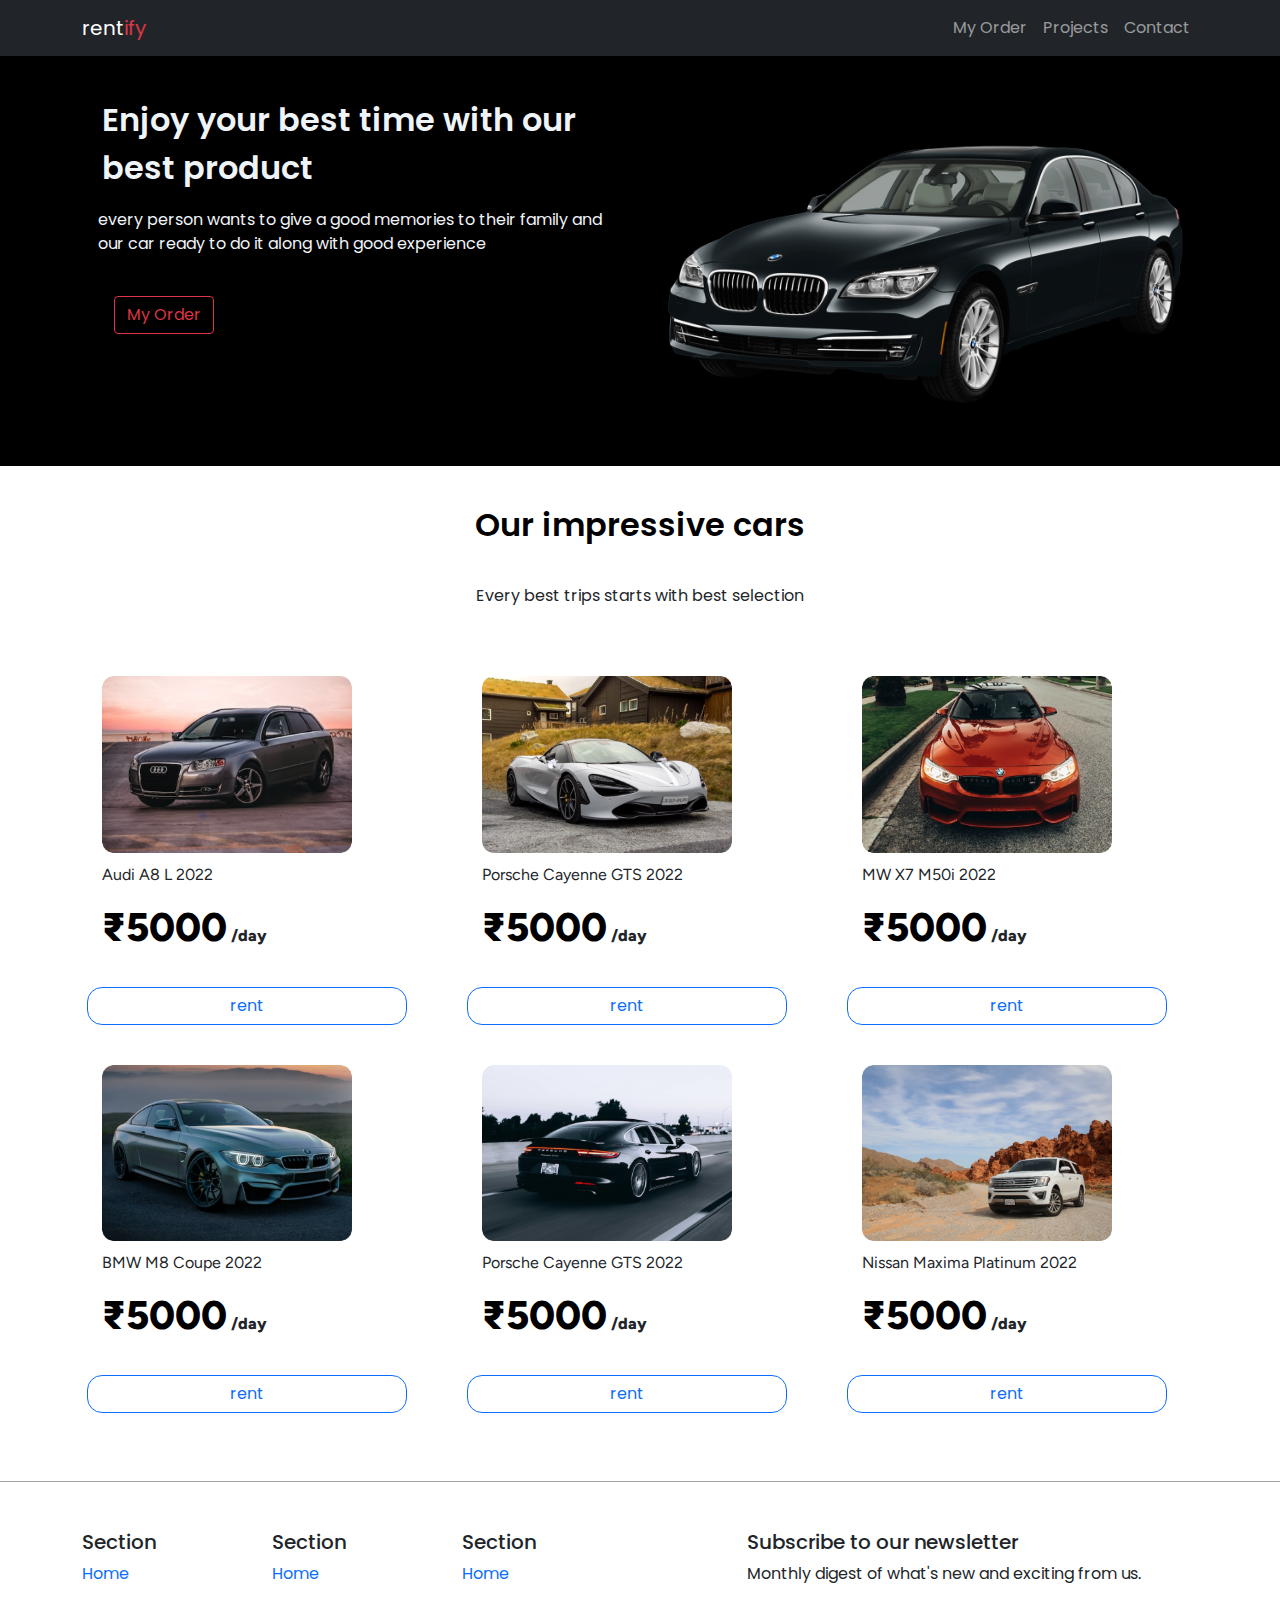
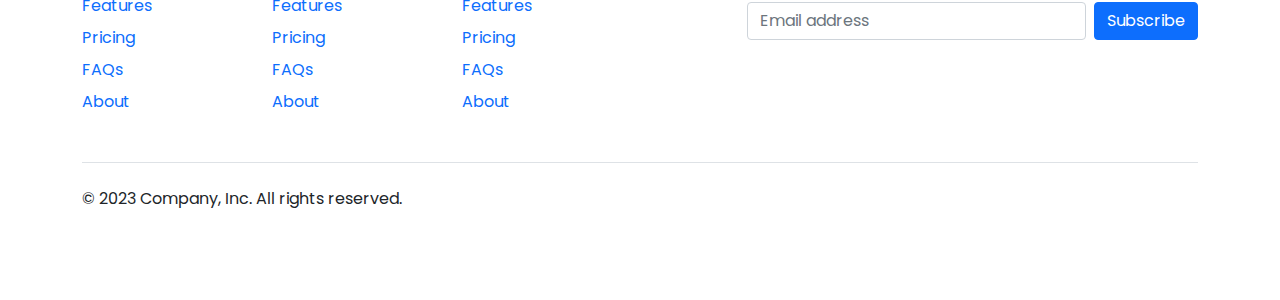
<file: index.html>
<!doctype html>
<html lang="en">

<head>
  <!-- Required meta tags -->
  <meta charset="utf-8">
  <meta name="viewport" content="width=device-width, initial-scale=1">

  <!-- Bootstrap CSS -->
  <link href="styles/bootstrap.min.css">

  <!-- css link -->
  <link rel="stylesheet" href="styles/index.css">
  <link rel="stylesheet" href="styles/styleguide.css">

  <title>Car rentify &middot; Your Trusted Car Rental Service </title>
  <link rel="stylesheet" href="styles/bootstrap.min.css">
  <link rel="stylesheet" href="styles/home.css">
  <link rel="stylesheet" href="styles/product.css">
</head>

<body>


  <!-- start custom navbar -->
  <nav class="navbar navbar-expand-md  navbar-dark bg-dark">
    <div class="container">
      <a href="" class="navbar-brand  "> rent<span class="text-danger">ify</span></a>
      <button class="navbar-toggler  " data-bs-toggle="collapse" data-bs-target="#nav" aria-controls="#nav"
        aria-label="Expand Navigation">
        <div class="navbar-toggler-icon">
        </div>
      </button>
      <div class="collapse navbar-collapse" id="nav">
        <ul class="nav navbar-nav ms-auto">
          <li class="nav-item">
            <a href="order.html" class="nav-link">My Order</a>
          </li>
          <li class="nav-item">
            <a href="" class="nav-link">Projects</a>
          </li>
          <li class="nav-item">
            <a href="" class="nav-link">Contact</a>
          </li>

        </ul>
      </div>

    </div>
  </nav>
  
  <div class="container-fluid " style="background-color: black;">
    <div class="container">
      <div class="row ">
        <div class="col-lg-6 col-md-12 ">


          <div class="text text-md-start ">
            <span style="text-transform: capitalize;">Enjoy</span> YOUR BEST TIME WITH OUR BEST PRODUCT
          </div>
          <div class="sub-text text text-md-start text-lg  m-3">
            Every person wants to give a good memories to their family and our car ready to do it along with good
            experience
          </div>
          <a href="order.html" class="nav-link"><button class="btn btn-outline-danger m-3">My Order</button></a>


        </div>
        <div class="col-lg-6 col-md-12 ">
          <img src="src/images/bmw-black-car.png" class="img-fluid ">
        </div>

      </div>
    </div>
  </div>

<div class="container-fluid">
  <div class="container">
     <h2 class="product-heading text-center " >Our impressive cars  </h2>
     <p class="products-para text-center">Every best trips starts with best selection  
    </p>
  </div>
  <div class="container ">
    <div class="row mt-5 car-row">

      </div>
    </div>
  </div>
</div>
<div class="container-fluid my-5 footbar">
  <div class="container  ">
    <footer class="pt-5">
      <div class="row">
        <div class="col-6 col-md-2 mb-3">
          <h5>Section</h5>
          <ul class="nav flex-column">
            <li class="nav-item mb-2"><a href="#" class="nav-link p-0 text-body-secondary">Home</a></li>
            <li class="nav-item mb-2"><a href="#" class="nav-link p-0 text-body-secondary">Features</a></li>
            <li class="nav-item mb-2"><a href="#" class="nav-link p-0 text-body-secondary">Pricing</a></li>
            <li class="nav-item mb-2"><a href="#" class="nav-link p-0 text-body-secondary">FAQs</a></li>
            <li class="nav-item mb-2"><a href="#" class="nav-link p-0 text-body-secondary">About</a></li>
          </ul>
        </div>

        <div class="col-6 col-md-2 mb-3">
          <h5>Section</h5>
          <ul class="nav flex-column">
            <li class="nav-item mb-2"><a href="#" class="nav-link p-0 text-body-secondary">Home</a></li>
            <li class="nav-item mb-2"><a href="#" class="nav-link p-0 text-body-secondary">Features</a></li>
            <li class="nav-item mb-2"><a href="#" class="nav-link p-0 text-body-secondary">Pricing</a></li>
            <li class="nav-item mb-2"><a href="#" class="nav-link p-0 text-body-secondary">FAQs</a></li>
            <li class="nav-item mb-2"><a href="#" class="nav-link p-0 text-body-secondary">About</a></li>
          </ul>
        </div>

        <div class="col-6 col-md-2 mb-3">
          <h5>Section</h5>
          <ul class="nav flex-column">
            <li class="nav-item mb-2"><a href="#" class="nav-link p-0 text-body-secondary">Home</a></li>
            <li class="nav-item mb-2"><a href="#" class="nav-link p-0 text-body-secondary">Features</a></li>
            <li class="nav-item mb-2"><a href="#" class="nav-link p-0 text-body-secondary">Pricing</a></li>
            <li class="nav-item mb-2"><a href="#" class="nav-link p-0 text-body-secondary">FAQs</a></li>
            <li class="nav-item mb-2"><a href="#" class="nav-link p-0 text-body-secondary">About</a></li>
          </ul>
        </div>

        <div class="col-md-5 offset-md-1 mb-3">
          <form>
            <h5>Subscribe to our newsletter</h5>
            <p>Monthly digest of what's new and exciting from us.</p>
            <div class="d-flex flex-column flex-sm-row w-100 gap-2">
              <label for="newsletter1" class="visually-hidden">Email address</label>
              <input id="newsletter1" type="text" class="form-control" placeholder="Email address">
              <button class="btn btn-primary" type="button">Subscribe</button>
            </div>
          </form>
        </div>
      </div>

      <div class="d-flex flex-column flex-sm-row justify-content-between py-4 my-4 border-top">
        <p>© 2023 Company, Inc. All rights reserved.</p>
        <ul class="list-unstyled d-flex">
          <li class="ms-3"><a class="link-body-emphasis" href="#"><svg class="bi" width="24" height="24"><use xlink:href="#twitter"></use></svg></a></li>
          <li class="ms-3"><a class="link-body-emphasis" href="#"><svg class="bi" width="24" height="24"><use xlink:href="#instagram"></use></svg></a></li>
          <li class="ms-3"><a class="link-body-emphasis" href="#"><svg class="bi" width="24" height="24"><use xlink:href="#facebook"></use></svg></a></li>
        </ul>
      </div>
    </footer>
  </div>
</div>


  <!-- end custom navbar -->

  <!-- Option 1: Bootstrap Bundle with Popper -->
  <script src="script/bootstrap.bundle.min.js"></script>
  <script type="module" src="script/home.js"></script>

  </script>


</body>

</html>
</file>
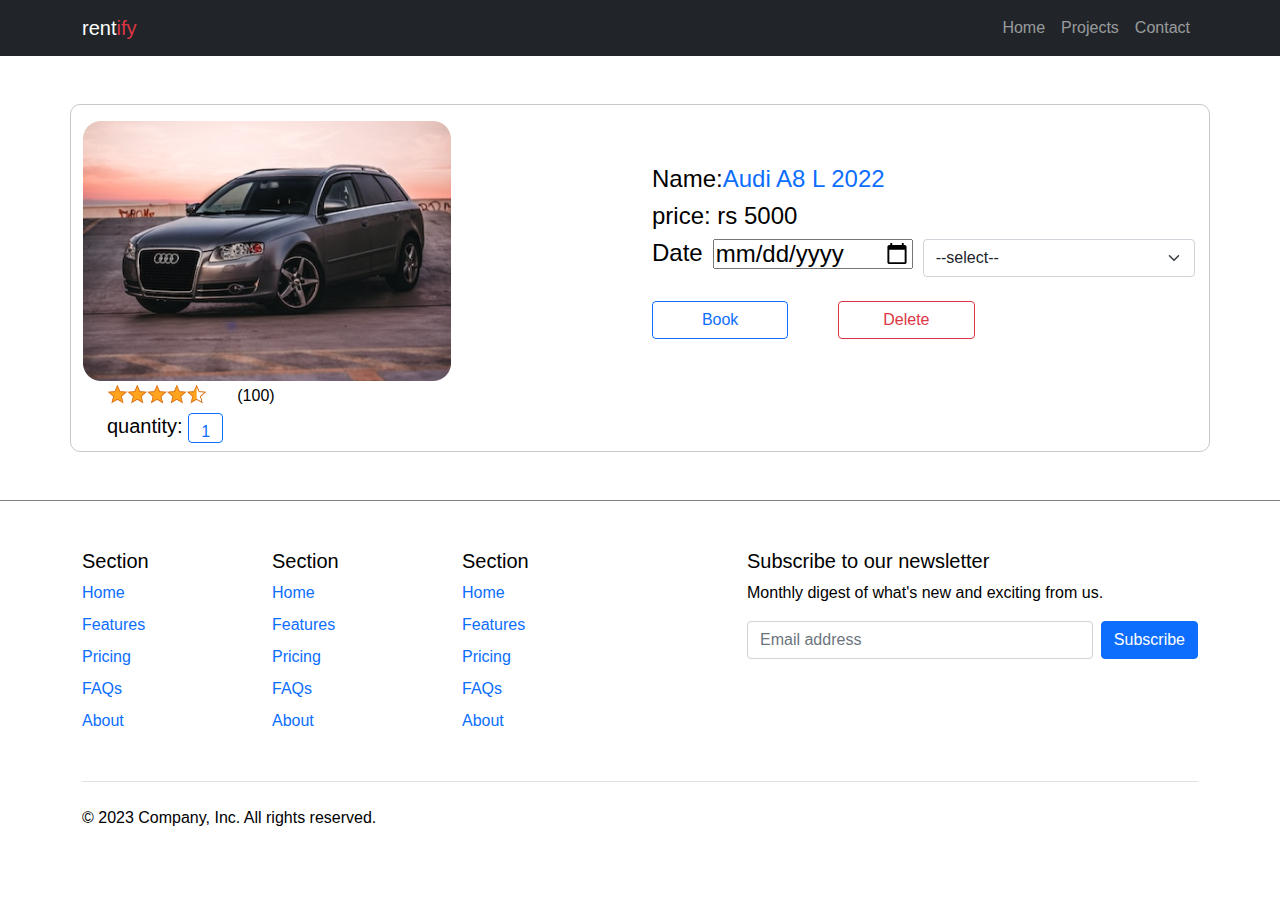
<file: order.html>
<!DOCTYPE html>
<html lang="en">
<head>
    <meta charset="UTF-8">
    <meta name="viewport" content="width=device-width, initial-scale=1.0">
    <title>Your Order</title>
    <link rel="stylesheet" href="styles/bootstrap.min.css">
    <link rel="stylesheet" href="styles/order.css">
</head>
<body>
  <nav class="mb-5 navbar navbar-expand-md  navbar-dark bg-dark">
    <div class="container">
      <a href="" class="navbar-brand  "> rent<span class="text-danger">ify</span></a>
      <button class="navbar-toggler  " data-bs-toggle="collapse" data-bs-target="#nav" aria-controls="#nav"
        aria-label="Expand Navigation">
        <div class="navbar-toggler-icon">
        </div>
      </button>
      <div class="collapse navbar-collapse" id="nav">
        <ul class="nav navbar-nav ms-auto">
          <li class="nav-item">
            <a href="index.html" class="nav-link">Home</a>
          </li>
          <li class="nav-item">
            <a href="" class="nav-link">Projects</a>
          </li>
          <li class="nav-item">
            <a href="" class="nav-link">Contact</a>
          </li>

        </ul>
      </div>

    </div>
  </nav>
  
   
    <div class="mt-5 container-fluid">
     
           
      <div class="container mt-5 product-row ">

      </div>
    
          
      </div>
      <div class="container-fluid my-5 footbar">
        <div class="container  ">
          <footer class="pt-5">
            <div class="row">
              <div class="col-6 col-md-2 mb-3">
                <h5>Section</h5>
                <ul class="nav flex-column">
                  <li class="nav-item mb-2"><a href="#" class="nav-link p-0 text-body-secondary">Home</a></li>
                  <li class="nav-item mb-2"><a href="#" class="nav-link p-0 text-body-secondary">Features</a></li>
                  <li class="nav-item mb-2"><a href="#" class="nav-link p-0 text-body-secondary">Pricing</a></li>
                  <li class="nav-item mb-2"><a href="#" class="nav-link p-0 text-body-secondary">FAQs</a></li>
                  <li class="nav-item mb-2"><a href="#" class="nav-link p-0 text-body-secondary">About</a></li>
                </ul>
              </div>
      
              <div class="col-6 col-md-2 mb-3">
                <h5>Section</h5>
                <ul class="nav flex-column">
                  <li class="nav-item mb-2"><a href="#" class="nav-link p-0 text-body-secondary">Home</a></li>
                  <li class="nav-item mb-2"><a href="#" class="nav-link p-0 text-body-secondary">Features</a></li>
                  <li class="nav-item mb-2"><a href="#" class="nav-link p-0 text-body-secondary">Pricing</a></li>
                  <li class="nav-item mb-2"><a href="#" class="nav-link p-0 text-body-secondary">FAQs</a></li>
                  <li class="nav-item mb-2"><a href="#" class="nav-link p-0 text-body-secondary">About</a></li>
                </ul>
              </div>
      
              <div class="col-6 col-md-2 mb-3">
                <h5>Section</h5>
                <ul class="nav flex-column">
                  <li class="nav-item mb-2"><a href="#" class="nav-link p-0 text-body-secondary">Home</a></li>
                  <li class="nav-item mb-2"><a href="#" class="nav-link p-0 text-body-secondary">Features</a></li>
                  <li class="nav-item mb-2"><a href="#" class="nav-link p-0 text-body-secondary">Pricing</a></li>
                  <li class="nav-item mb-2"><a href="#" class="nav-link p-0 text-body-secondary">FAQs</a></li>
                  <li class="nav-item mb-2"><a href="#" class="nav-link p-0 text-body-secondary">About</a></li>
                </ul>
              </div>
      
              <div class="col-md-5 offset-md-1 mb-3">
                <form>
                  <h5>Subscribe to our newsletter</h5>
                  <p>Monthly digest of what's new and exciting from us.</p>
                  <div class="d-flex flex-column flex-sm-row w-100 gap-2">
                    <label for="newsletter1" class="visually-hidden">Email address</label>
                    <input id="newsletter1" type="text" class="form-control" placeholder="Email address">
                    <button class="btn btn-primary" type="button">Subscribe</button>
                  </div>
                </form>
              </div>
            </div>
      
            <div class="d-flex flex-column flex-sm-row justify-content-between py-4 my-4 border-top">
              <p>© 2023 Company, Inc. All rights reserved.</p>
              <ul class="list-unstyled d-flex">
                <li class="ms-3"><a class="link-body-emphasis" href="#"><svg class="bi" width="24" height="24"><use xlink:href="#twitter"></use></svg></a></li>
                <li class="ms-3"><a class="link-body-emphasis" href="#"><svg class="bi" width="24" height="24"><use xlink:href="#instagram"></use></svg></a></li>
                <li class="ms-3"><a class="link-body-emphasis" href="#"><svg class="bi" width="24" height="24"><use xlink:href="#facebook"></use></svg></a></li>
              </ul>
            </div>
          </footer>
        </div>
      </div>

    <script type="module" src="./script/order.js"></script>
    <script src="script/bootstrap.bundle.min.js"></script>
</body>
</html>
</file>
<file: styles/index.css>
/* @import url("styleguide.css"); */
/* @import url("navbar.css"); */

@import url('https://fonts.googleapis.com/css2?family=Caveat&family=Poppins&family=Roboto:wght@400;500;700&display=swap');
@import url('https://fonts.googleapis.com/css2?family=Caveat&family=Figtree&family=Poppins&family=Roboto:wght@400;500;700&display=swap');
</file>
<file: styles/styleguide.css>
:root {
  --white: rgba(255, 255, 255, 1);
  --black: rgb(10, 10, 10);
  --black-fonts-headings: rgba(45, 46, 46, 1);
  --light-grey: rgba(187, 200, 212, 1);
  --light-grey-input-fiels-forms: rgba(246, 246, 246, 1);
  --yellow: #f8d254;
  --white-background: rgba(255, 255, 255, 1);
  --text-font-weight: 400;
  --text-font-size: 16px;
  --text-letter-spacing: 0px;
  --text-line-height: 22px;
  --text-font-style: normal;
  --text-b-font-weight: 600;
  --text-b-font-size: 16px;
  --text-b-letter-spacing: 0px;
  --text-b-line-height: normal;
  --text-b-font-style: normal;
  --text-font-family: "Inter-Regular", Helvetica;
  --text-b-font-family: "Inter-SemiBold", Helvetica;

  --sm:576px;
  --md:768px;
  --lg:992px;
  --xl:1200px;
  --xxl:1400px;
  

}


body,html{
  overflow-x:hidden;
}
body{
  font-family: 'Poppins', sans-serif;
  background-color: var(--white-background);
}
</file>
<file: styles/home.css>
.main{
    height: 100vh;
}
body{
    font-family: 'Poppins', sans-serif;
}



.text{
    margin:40px 20px 10px  ;
    color: #eff4f8;
    font-size: 2rem;
    font-weight: 600;
    text-transform: lowercase;
    
   
}
.sub-text{
    color: (207, 200, 191);
    font-size: 1em;
    font-weight: 400;
}
.footbar{
    border-top: 1px solid rgb(168, 162, 162);
}
</file>
<file: styles/product.css>
.product-heading{
    font-size: 2rem;
    font-weight: 600;
    margin:40px 20px 10px  ;
    color: black;
}
.products-para{
    margin:40px 20px 10px ;
}

.product-image{
    margin-top: 20px;
    margin-left:20px;
    width: 250px;
    
    border-radius: 10px;

}
.column:hover{
    border: 1px solid rgb(173, 173, 173);
    border-radius: 20px;
}
.product-name{
 font-family: 'Figtree', sans-serif;
 margin:10px 20px;
 font-size: 1rem;
 font-weight: 400;
 

}
.product-cost{
   
    font-family: 'Figtree', sans-serif;
    font-weight: 800;
    margin:0px 20px 10px;

}
.product-cost span{
    color: #000000;
    font-size: 2.5rem;
}
.rent-button{
    border-radius: 15px;
    width: 90%;
    margin: 20px 5px 20px 5px;
}
</file>
<file: styles/order.css>
body{
    font-family: 'Figtree', sans-serif;
    color:rgb(0, 0, 0);
}
.about-order{
    font-family: Arial;
    font-weight: bold;
}

.quantity{
 font-size: 20px;   
}
.quantity button{
    height: 30px;
   
}
.delete{
    font-size: 20px;
}
.star-ratings{
    width: 100px;
}
.review{
    font-size: 1em;
    font-weight:500;
    margin-top: 5px;
    
}
.name{
   
    font-family: 'Figtree', sans-serif;
    font-size: 1.5em;
}
.price{
    font-size: 1.5em;
    font-family: 'Figtree', sans-serif;

}
.date{
    font-size: 1.5em;
    font-family: 'Figtree', sans-serif;
    display: flex;
    gap:10px;
}
.date h2{
    font-size: 1em;
}
.date input{
    height: 30px;
    /* margin-top: 5px; */
}
.row-car{
 border: 1px solid rgb(204, 198, 198);
 border-radius: 10px;
 color: black;
 background-color: white;
 margin-bottom: 10px;
}
.buttons{
    display: flex;
    gap:50px 
   
}
.footbar{
    border-top: 1px solid rgb(134, 125, 125);
}
@media(min-width:800px){
    .name{
       margin-top: 60px;
    } 
}
   
@media(max-width:600px){
   .product-image{
    width: 90%;
   }

}
</file>
